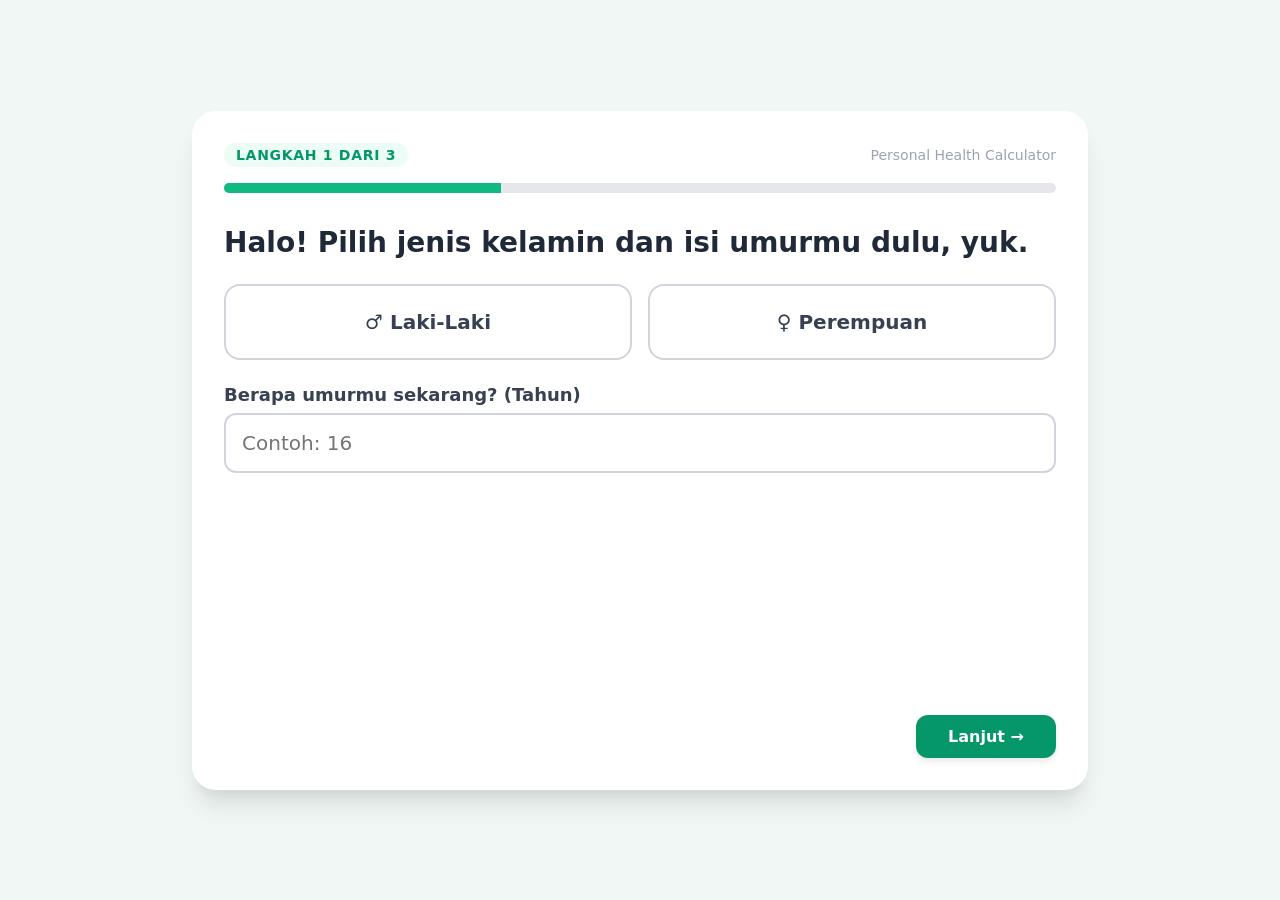
<file: kalkulator.html>
<!DOCTYPE html>
<html lang="id">
<head>
    <meta charset="UTF-8">
    <meta name="viewport" content="width=device-width, initial-scale=1.0">
    <title>Kalkulator Gizi & Kesehatan Remaja</title>
    <style>
        /* --- KOSMETIK & VARIABEL GLOBAL --- */
        :root {
            --bg-main: #f0f7f4;
            --white: #ffffff;
            --emerald-50: #ecfdf5;
            --emerald-100: #d1fae5;
            --emerald-500: #10b981;
            --emerald-600: #059669;
            --emerald-700: #047857;
            --emerald-800: #065f46;
            --blue-50: #eff6ff;
            --blue-100: #dbeafe;
            --blue-700: #1d4ed8;
            --blue-800: #1e40af;
            --cyan-50: #ecfeff;
            --cyan-100: #cffafe;
            --cyan-700: #0e7490;
            --cyan-800: #155e75;
            --indigo-50: #e0e7ff;
            --indigo-100: #e0e7ff;
            --indigo-700: #4338ca;
            --indigo-800: #3730a3;
            --gray-50: #f9fafb;
            --gray-100: #f3f4f6;
            --gray-200: #e5e7eb;
            --gray-300: #d1d5db;
            --gray-400: #9ca3af;
            --gray-500: #6b7280;
            --gray-700: #374151;
            --gray-800: #1f2937;
        }

        * {
            box-sizing: border-box;
            margin: 0;
            padding: 0;
            font-family: system-ui, -apple-system, BlinkMacSystemFont, 'Segoe UI', Roboto, Oxygen, Ubuntu, Cantarell, sans-serif;
        }

        body {
            background-color: var(--bg-main);
            min-height: 100vh;
            padding: 24px;
            display: flex;
            flex-direction: column;
            justify-content: center;
            align-items: center;
        }

        /* --- LAYOUT UTAMA --- */
        .calculator-card {
            max-width: 896px;
            width: 100%;
            background-color: var(--white);
            border-radius: 24px;
            box-shadow: 0 20px 25px -5px rgba(0, 0, 0, 0.1), 0 10px 10px -5px rgba(0, 0, 0, 0.04);
            padding: 32px;
            margin: auto;
        }

        /* --- HEADER & PROGRESS BAR --- */
        .calc-header {
            margin-bottom: 32px;
        }

        .header-meta {
            display: flex;
            justify-content: space-between;
            align-items: center;
            margin-bottom: 16px;
        }

        .step-badge {
            font-size: 14px;
            font-weight: 700;
            text-transform: uppercase;
            letter-spacing: 0.05em;
            color: var(--emerald-600);
            background-color: var(--emerald-50);
            padding: 4px 12px;
            border-radius: 9999px;
        }

        .subtitle {
            font-size: 14px;
            color: var(--gray-400);
            font-weight: 500;
        }

        .progress-container {
            width: 100%;
            background-color: var(--gray-200);
            height: 10px;
            border-radius: 9999px;
            overflow: hidden;
        }

        .progress-bar {
            background-color: var(--emerald-500);
            height: 100%;
            width: 33.333%;
            transition: all 0.5s ease-in-out;
        }

        /* --- SLIDE TRANSISI ANIMASI --- */
        #steps-container {
            position: relative;
            overflow: hidden;
            min-height: 450px;
        }
        
        .step-content {
            width: 100%;
            transition: all 0.5s ease-in-out;
            opacity: 0;
            pointer-events: none;
            position: absolute;
            top: 0;
            left: 0;
            display: flex;
            flex-direction: column;
            gap: 24px;
        }

        .step-content.active {
            opacity: 1;
            pointer-events: auto;
            transform: translateX(0);
            position: relative;
        }

        .step-content.next-slide {
            transform: translateX(100%);
        }

        .step-content.prev-slide {
            transform: translateX(-100%);
        }

        /* --- TYPOGRAPHY & ELEMENT FORM --- */
        h2 {
            font-size: 28px;
            font-weight: 800;
            color: var(--gray-800);
            line-height: 1.25;
        }

        .form-group {
            display: flex;
            flex-direction: column;
            gap: 8px;
        }

        label {
            font-size: 18px;
            font-weight: 600;
            color: var(--gray-700);
        }

        input[type="number"] {
            width: 100%;
            font-size: 20px;
            padding: 16px;
            border: 2px solid var(--gray-300);
            border-radius: 12px;
            outline: none;
            transition: border-color 0.2s;
        }

        input[type="number"]:focus {
            border-color: var(--emerald-500);
        }

        /* --- TOMBOL-TOMBOL PILIHAN --- */
        .grid-2 {
            display: grid;
            grid-template-columns: 1fr 1fr;
            gap: 16px;
        }

        .gender-btn {
            background-color: var(--white);
            border: 2px solid var(--gray-300);
            border-radius: 16px;
            padding: 24px;
            font-size: 20px;
            font-weight: 700;
            color: var(--gray-700);
            cursor: pointer;
            transition: all 0.2s;
        }

        .gender-btn:hover {
            border-color: var(--emerald-500);
        }

        /* State Gender Aktif */
        .gender-btn.active-gender {
            background-color: var(--emerald-50);
            border: 3px solid var(--emerald-500);
            color: var(--emerald-700);
            font-weight: 900;
            box-shadow: inset 0 2px 4px 0 rgba(0, 0, 0, 0.06);
        }

        .activity-btn {
            width: 100%;
            text-align: left;
            background-color: var(--white);
            border: 2px solid var(--gray-300);
            border-radius: 16px;
            padding: 20px;
            font-size: 18px;
            font-weight: 700;
            color: var(--gray-700);
            cursor: pointer;
            transition: all 0.2s;
            display: flex;
            align-items: center;
        }

        .activity-btn:hover {
            border-color: var(--emerald-500);
        }

        /* State Aktivitas Aktif */
        .activity-btn.active-activity {
            background-color: var(--emerald-50);
            border: 3px solid var(--emerald-500);
            color: var(--emerald-800);
            font-weight: 900;
            box-shadow: 0 1px 2px 0 rgba(0, 0, 0, 0.05);
        }

        .badge-alpha {
            background-color: var(--gray-100);
            color: var(--gray-800);
            border-radius: 9999px;
            width: 40px;
            height: 40px;
            display: flex;
            align-items: center;
            justify-content: center;
            margin-right: 16px;
            flex-shrink: 0;
        }

        /* --- DASHBOARD HASIL --- */
        .result-title {
            text-align: center;
        }

        .result-title h2 {
            font-size: 36px;
            font-weight: 900;
            color: var(--emerald-600);
        }

        .result-title p {
            color: var(--gray-500);
            font-size: 18px;
            margin-top: 8px;
        }

        .results-grid {
            display: grid;
            grid-template-columns: 1fr 1fr;
            gap: 24px;
        }

        .card-result {
            padding: 24px;
            border-radius: 16px;
            border: 1px solid;
        }

        .card-result span {
            font-size: 30px;
        }

        .card-result h4 {
            color: var(--gray-500);
            font-size: 14px;
            font-weight: 700;
            text-transform: uppercase;
            margin-top: 8px;
        }

        .card-result .res-value {
            font-size: 30px;
            font-weight: 900;
            margin-top: 4px;
        }

        .card-result .res-desc {
            font-size: 12px;
            margin-top: 8px;
        }

        /* Pewarnaan Card Dinamis */
        .c-emerald { background-color: var(--emerald-50); border-color: var(--emerald-100); color: var(--emerald-800); }
        .c-emerald .res-desc { color: var(--emerald-700); }
        
        .c-blue { background-color: var(--blue-50); border-color: var(--blue-100); color: var(--blue-800); }
        .c-blue .res-desc { color: var(--blue-700); }

        .c-cyan { background-color: var(--cyan-50); border-color: var(--cyan-100); color: var(--cyan-800); }
        .c-cyan .res-desc { color: var(--cyan-700); }

        .c-indigo { background-color: var(--indigo-50); border-color: var(--indigo-100); color: var(--indigo-800); }
        .c-indigo .res-desc { color: var(--indigo-700); }

        /* --- PANDUAN DIET --- */
        .guide-box {
            background-color: var(--gray-50);
            padding: 32px;
            border-radius: 16px;
            display: flex;
            flex-direction: column;
            gap: 16px;
        }

        .guide-title {
            font-size: 20px;
            font-weight: 700;
            color: var(--gray-800);
            display: flex;
            align-items: center;
        }
        
        .guide-desc {
            color: var(--gray-700);
            line-height: 1.6;
            font-size: 18px;
        }

        .guide-list {
            list-style: none;
            background-color: var(--white);
            padding: 16px;
            border-radius: 12px;
            border: 1px solid var(--gray-100);
            box-shadow: 0 1px 3px 0 rgba(0, 0, 0, 0.05);
            display: flex;
            flex-direction: column;
            gap: 8px;
            font-size: 16px;
        }

        .guide-list li::before {
            content: "• ";
            color: var(--gray-400);
            font-weight: bold;
            display: inline-block;
            width: 1em;
        }

        /* --- FOOTER & NAVIGASI ACTION --- */
        .calc-footer {
            display: flex;
            justify-content: space-between;
            align-items: center;
            margin-top: 40px;
        }

        .btn-main {
            font-weight: 700;
            padding: 12px 32px;
            border-radius: 12px;
            cursor: pointer;
            border: none;
            transition: all 0.2s;
            font-size: 16px;
        }

        .btn-next {
            background-color: var(--emerald-600);
            color: var(--white);
            box-shadow: 0 4px 6px -1px rgba(0, 0, 0, 0.1);
        }

        .btn-next:hover { background-color: var(--emerald-700); }

        .btn-back {
            background-color: var(--gray-100);
            color: var(--gray-700);
        }

        .btn-back:hover { background-color: var(--gray-200); }

        .btn-reset {
            width: 100%;
            background-color: var(--emerald-600);
            color: var(--white);
            font-size: 20px;
            font-weight: 700;
            padding: 16px;
            border-radius: 16px;
            border: none;
            cursor: pointer;
            box-shadow: 0 10px 15px -3px rgba(0, 0, 0, 0.1);
            transition: transform 0.1s;
        }

        .btn-reset:active {
            transform: scale(0.98);
        }

        /* --- UTILITY CLASSES --- */
        .hidden { display: none !important; }
        .invisible { visibility: hidden; }
        .text-emerald-highlight { color: var(--emerald-700); font-weight: 700; }

        /* --- RESPONSIVE BREAKPOINTS --- */
        @media (max-width: 768px) {
            body { padding: 16px; }
            .calculator-card { padding: 24px; }
            h2 { font-size: 24px; }
            .grid-2, .results-grid { grid-template-columns: 1fr; }
            .result-title h2 { font-size: 28px; }
            .guide-box { padding: 16px; }
            .guide-desc { font-size: 16px; }
            .guide-list { font-size: 14px; }
        }
    </style>
</head>
<body>

    <div class="calculator-card">
        
        <div id="calc-header" class="calc-header">
            <div class="header-meta">
                <span class="step-badge" id="step-badge">Langkah 1 dari 3</span>
                <span class="subtitle">Personal Health Calculator</span>
            </div>
            <div class="progress-container">
                <div id="progress-bar" class="progress-bar"></div>
            </div>
        </div>

        <div id="steps-container">
            
            <div id="step-1" class="step-content active">
                <h2>Halo! Pilih jenis kelamin dan isi umurmu dulu, yuk.</h2>
                
                <div class="grid-2">
                    <button type="button" onclick="selectGender('laki-laki')" id="gender-l" class="gender-btn">
                        ♂ Laki-Laki
                    </button>
                    <button type="button" onclick="selectGender('perempuan')" id="gender-p" class="gender-btn">
                        ♀ Perempuan
                    </button>
                </div>

                <div class="form-group">
                    <label>Berapa umurmu sekarang? (Tahun)</label>
                    <input type="number" id="input-umur" placeholder="Contoh: 16">
                </div>
            </div>

            <div id="step-2" class="step-content next-slide">
                <h2>Berapa tinggi dan berat badanmu saat ini?</h2>
                
                <div class="grid-2">
                    <div class="form-group">
                        <label>Tinggi Badan (cm)</label>
                        <input type="number" id="input-tinggi" placeholder="Contoh: 165">
                    </div>
                    <div class="form-group">
                        <label>Berat Badan (kg)</label>
                        <input type="number" id="input-berat" placeholder="Contoh: 55">
                    </div>
                </div>
            </div>

            <div id="step-3" class="step-content next-slide">
                <h2>Bagaimana tingkat aktivitas fisikmu setiap hari?</h2>
                
                <div style="display: flex; flex-direction: column; gap: 16px;">
                    <button type="button" onclick="selectActivity(1.2, this)" class="activity-btn">
                        <span class="badge-alpha">A</span>
                        Jarang bergerak (Banyak rebahan/duduk belajar)
                    </button>
                    <button type="button" onclick="selectActivity(1.375, this)" class="activity-btn">
                        <span class="badge-alpha">B</span>
                        Aktivitas Ringan (Olahraga ringan 1-3 hari/minggu)
                    </button>
                    <button type="button" onclick="selectActivity(1.55, this)" class="activity-btn">
                        <span class="badge-alpha">C</span>
                        Aktivitas Sedang (Olahraga aktif 3-5 hari/minggu)
                    </button>
                </div>
            </div>

            <div id="step-result" class="step-content next-slide" style="gap: 32px;">
                <div class="result-title">
                    <h2>📊 Hasil Analisis Tubuhmu</h2>
                    <p>Berdasarkan kalkulasi ilmiah gizi harianmu</p>
                </div>

                <div class="results-grid">
                    <div class="card-result c-emerald">
                        <span>🔥</span>
                        <h4>Kebutuhan Energi Harian (TDEE)</h4>
                        <p class="res-value" id="res-kalori">0 Kcal</p>
                        <p class="res-desc">Energi ideal untuk mempertahankan berat badan sehat saat beraktivitas.</p>
                    </div>

                    <div class="card-result c-blue">
                        <span>⚖️</span>
                        <h4>Berat Badan Ideal Anda</h4>
                        <p class="res-value" id="res-bb-ideal">0 Kg</p>
                        <p class="res-desc" id="res-status-bmi">Status BMI saat ini: Menghitung...</p>
                    </div>

                    <div class="card-result c-cyan">
                        <span>💧</span>
                        <h4>Kebutuhan Hidrasi Harian</h4>
                        <p class="res-value" id="res-air">0 mL</p>
                        <p class="res-desc">Setara dengan sekitar <span id="res-gelas" style="font-weight: bold;">0</span> gelas air mineral berukuran 250ml per hari.</p>
                    </div>

                    <div class="card-result c-indigo">
                        <span>🌙</span>
                        <h4>Rekomendasi Waktu Tidur</h4>
                        <p class="res-value" id="res-tidur">0 Jam</p>
                        <p class="res-desc">Durasi tidur optimal untuk memaksimalkan regenerasi tubuh dan kecerdasan otak.</p>
                    </div>
                </div>

                <div class="guide-box">
                    <h3 class="guide-title"><span>💡</span>&nbsp;Panduan Diet & Menu Rekomendasi Gizi Seimbang:</h3>
                    <div class="guide-desc">
                        <p style="margin-bottom: 12px;">Untuk mencukupi target di atas, pastikan piring makanmu menerapkan prinsip <strong class="text-emerald-highlight">Isi Piringku</strong> (Karbohidrat kompleks, protein tinggi, lemak sehat, serta serat mikro).</p>
                        
                        <ul class="guide-list">
                            <li><strong>Sumber Karbohidrat Kompleks:</strong> Nasi merah, kentang rebus, oat, roti gandum (Menjaga energi awet seharian).</li>
                            <li><strong>Sumber Protein (Sangat Penting):</strong> Dada ayam, ikan, telur, tempe, tahu (Mempercepat pertumbuhan fisik & otot).</li>
                            <li><strong>Sumber Lemak Sehat:</strong> Alpukat, kacang-kacangan, minyak zaitun (Menjaga keseimbangan hormon remaja).</li>
                            <li><strong>Mikronutrien & Serat:</strong> Bayam, brokoli, wortel, buah jeruk, atau apel (Bagus buat daya tahan tubuh & kesehatan kulit).</li>
                        </ul>
                    </div>
                </div>

                <button onclick="resetCalculator()" class="btn-reset">
                    🔄 Hitung Ulang Data Baru
                </button>
            </div>

        </div>

        <div id="calc-footer" class="calc-footer">
            <button id="prev-btn" onclick="goBack()" class="btn-main btn-back invisible">
                ← Kembali
            </button>
            <button id="next-btn" onclick="goNext()" class="btn-main btn-next">
                Lanjut →
            </button>
        </div>

    </div>

<script>
    // State Simpan Data User
    let currentStep = 1;
    let userData = {
        gender: '',
        umur: 0,
        tinggi: 0,
        berat: 0,
        activityFactor: 0
    };

    // Fungsi Pilih Jenis Kelamin
    function selectGender(type) {
        userData.gender = type;
        
        // Reset Style Tombol
        document.getElementById('gender-l').className = 'gender-btn';
        document.getElementById('gender-p').className = 'gender-btn';

        // Beri Highlight Aktif
        if(type === 'laki-laki') {
            document.getElementById('gender-l').className = 'gender-btn active-gender';
        } else {
            document.getElementById('gender-p').className = 'gender-btn active-gender';
        }
    }

    // Fungsi Pilih Aktivitas
    function selectActivity(factor, element) {
        userData.activityFactor = factor;
        
        // Reset semua tombol aktivitas
        document.querySelectorAll('.activity-btn').forEach(btn => {
            btn.className = 'activity-btn';
        });

        // Set tombol yang diklik jadi aktif
        element.className = 'activity-btn active-activity';
    }

    // Navigasi Maju Langkah Kuis/Form
    function goNext() {
        // Validasi Step 1
        if (currentStep === 1) {
            const umurInput = parseInt(document.getElementById('input-umur').value);
            if (!userData.gender) {
                alert("Silakan pilih Jenis Kelamin terlebih dahulu bray!");
                return;
            }
            if (!umurInput || umurInput <= 0) {
                alert("Harap masukkan umur valid kamu ya!");
                return;
            }
            userData.umur = umurInput;
        }

        // Validasi Step 2
        if (currentStep === 2) {
            const tinggiInput = parseFloat(document.getElementById('input-tinggi').value);
            const beratInput = parseFloat(document.getElementById('input-berat').value);
            if (!tinggiInput || tinggiInput <= 30 || !beratInput || beratInput <= 5) {
                alert("Isi data tinggi badan dan berat badan yang masuk akal ya bray!");
                return;
            }
            userData.tinggi = tinggiInput;
            userData.berat = beratInput;
        }

        // Validasi Step 3 dan Transisi ke Hasil Analisis
        if (currentStep === 3) {
            if (!userData.activityFactor) {
                alert("Silakan pilih salah satu opsi aktivitas fisikmu harian!");
                return;
            }
            
            calculateResults();
            
            // Logika slide keluar untuk Step 3 dan masuk untuk Step Result
            const currentEl = document.getElementById('step-3');
            const resultEl = document.getElementById('step-result');
            
            currentEl.className = 'step-content prev-slide';
            resultEl.className = 'step-content active';
            
            // Efek memudar halus untuk menyembunyikan header & footer
            const header = document.getElementById('calc-header');
            const footer = document.getElementById('calc-footer');
            header.style.transition = "all 0.5s";
            footer.style.transition = "all 0.5s";
            header.style.opacity = "0";
            footer.style.opacity = "0";
            
            setTimeout(() => {
                header.classList.add('hidden');
                footer.classList.add('hidden');
            }, 500);
            
            currentStep = 4; 
            return;
        }

        currentStep++;
        updateStepUI();
    }

    // Navigasi Mundur Langkah
    function goBack() {
        if (currentStep > 1 && currentStep <= 3) {
            currentStep--;
            updateStepUI();
        }
    }

    // Update Tampilan Berdasarkan Step Aktif dengan Animasi Slide
    function updateStepUI() {
        for (let i = 1; i <= 3; i++) {
            const el = document.getElementById(`step-${i}`);
            if (i < currentStep) {
                el.className = 'step-content prev-slide';
            } else if (i === currentStep) {
                el.className = 'step-content active';
            } else {
                el.className = 'step-content next-slide';
            }
        }

        // Update progress bar & text badge atas ala kuis
        document.getElementById('step-badge').innerText = `Langkah ${currentStep} dari 3`;
        document.getElementById('progress-bar').style.width = `${(currentStep / 3) * 100}%`;

        // Atur visibilitas tombol kembali
        if (currentStep === 1) {
            document.getElementById('prev-btn').classList.add('invisible');
        } else {
            document.getElementById('prev-btn').classList.remove('invisible');
        }
    }

    // LOGIKA PERHITUNGAN GIZI, KALORI, AIR, DAN JAM TIDUR
    function calculateResults() {
        const { berat, tinggi, umur, gender, activityFactor } = userData;

        // 1. Rumus BMR (Mifflin-St Jeor) & Kalori Harian (TDEE)
        let bmr = 0;
        if (gender === 'laki-laki') {
            bmr = (10 * berat) + (6.25 * tinggi) - (5 * umur) + 5;
        } else {
            bmr = (10 * berat) + (6.25 * tinggi) - (5 * umur) - 161;
        }
        const tdee = Math.round(bmr * activityFactor);
        document.getElementById('res-kalori').innerText = `${tdee} Kcal / hari`;

        // 2. Kalkulasi Berat Badan Ideal (Rumus Broca Modifikasi)
        let bbIdeal = (tinggi - 100) - ((tinggi - 100) * 0.10);
        document.getElementById('res-bb-ideal').innerText = `${bbIdeal.toFixed(1)} Kg`;

        // Tambahan Status Klasifikasi Massa Tubuh (BMI)
        const bmi = berat / ((tinggi / 100) ** 2);
        let statusBmi = "";
        if (bmi < 18.5) statusBmi = "Berat kurang (Underweight) 🥦";
        else if (bmi < 25) statusBmi = "Berat Normal Ideal (Healthy) ✨";
        else statusBmi = "Kelebihan berat badan (Overweight) 🏃‍♂️";
        document.getElementById('res-status-bmi').innerText = `Status BMI kamu saat ini: ${statusBmi}`;

        // 3. Kebutuhan Hidrasi/Air (Metode Berat Badan Dasar)
        const kebutuhanAir = Math.round(berat * 35);
        const jumlahGelas = Math.round(kebutuhanAir / 250);
        document.getElementById('res-air').innerText = `${kebutuhanAir} mL / hari`;
        document.getElementById('res-gelas').innerText = jumlahGelas;

        // 4. Rekomendasi Jam Tidur
        let jamTidurs = "8 - 10"; 
        if (umur > 18) {
            jamTidurs = "7 - 9"; 
        }
        document.getElementById('res-tidur').innerText = `${jamTidurs} Jam`;
    }

    // Reset Form Mengulang Dari Awal
    function resetCalculator() {
        currentStep = 1;
        userData = { gender: '', umur: 0, tinggi: 0, berat: 0, activityFactor: 0 };
        
        // Reset semua field input
        document.getElementById('input-umur').value = '';
        document.getElementById('input-tinggi').value = '';
        document.getElementById('input-berat').value = '';
        
        // Munculkan kembali header & footer
        const header = document.getElementById('calc-header');
        const footer = document.getElementById('calc-footer');
        header.classList.remove('hidden');
        footer.classList.remove('hidden');
        setTimeout(() => {
            header.style.opacity = "1";
            footer.style.opacity = "1";
        }, 50);

        // Kembalikan slide result ke kanan luar
        document.getElementById('step-result').className = 'step-content next-slide';

        // Reset tampilan tombol gender & aktivitas
        document.getElementById('gender-l').className = 'gender-btn';
        document.getElementById('gender-p').className = 'gender-btn';
        document.querySelectorAll('.activity-btn').forEach(btn => {
            btn.className = 'activity-btn';
        });

        updateStepUI();
    }
</script>

</body>
</html>
</file>
